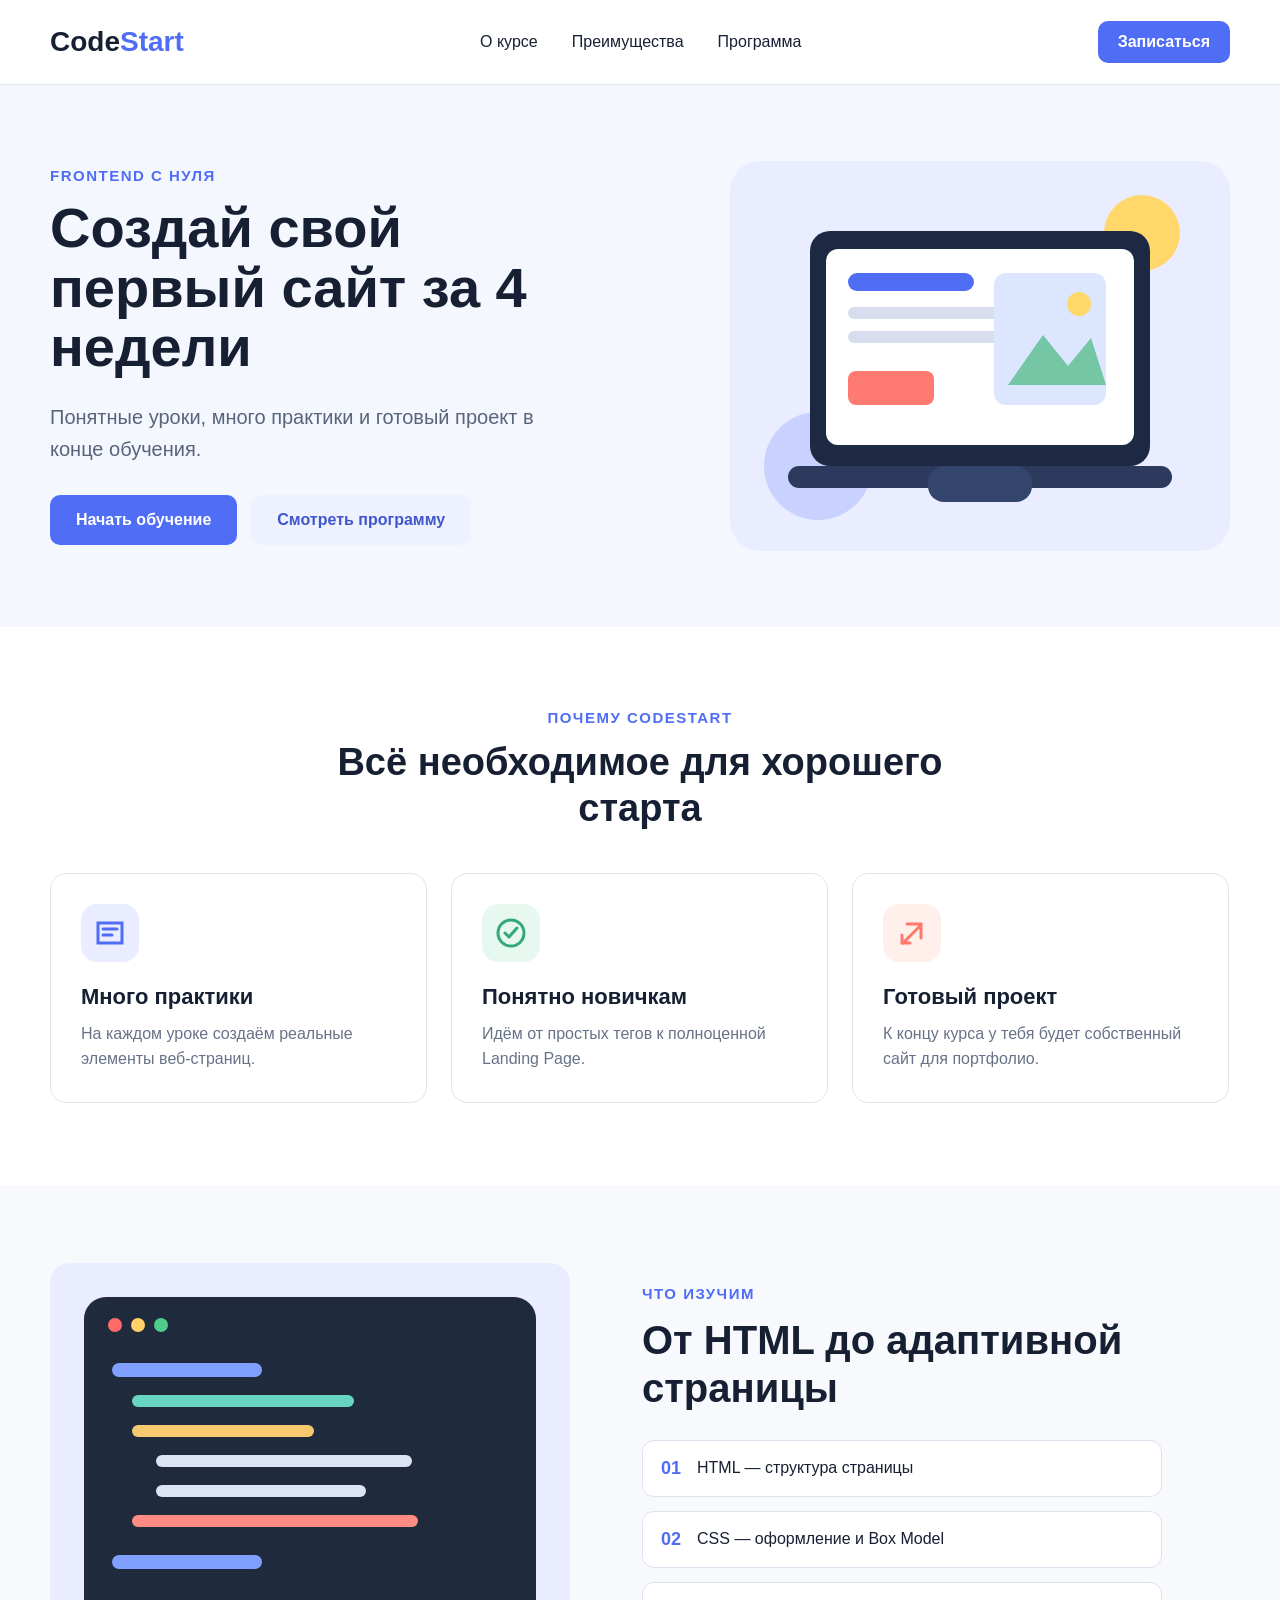
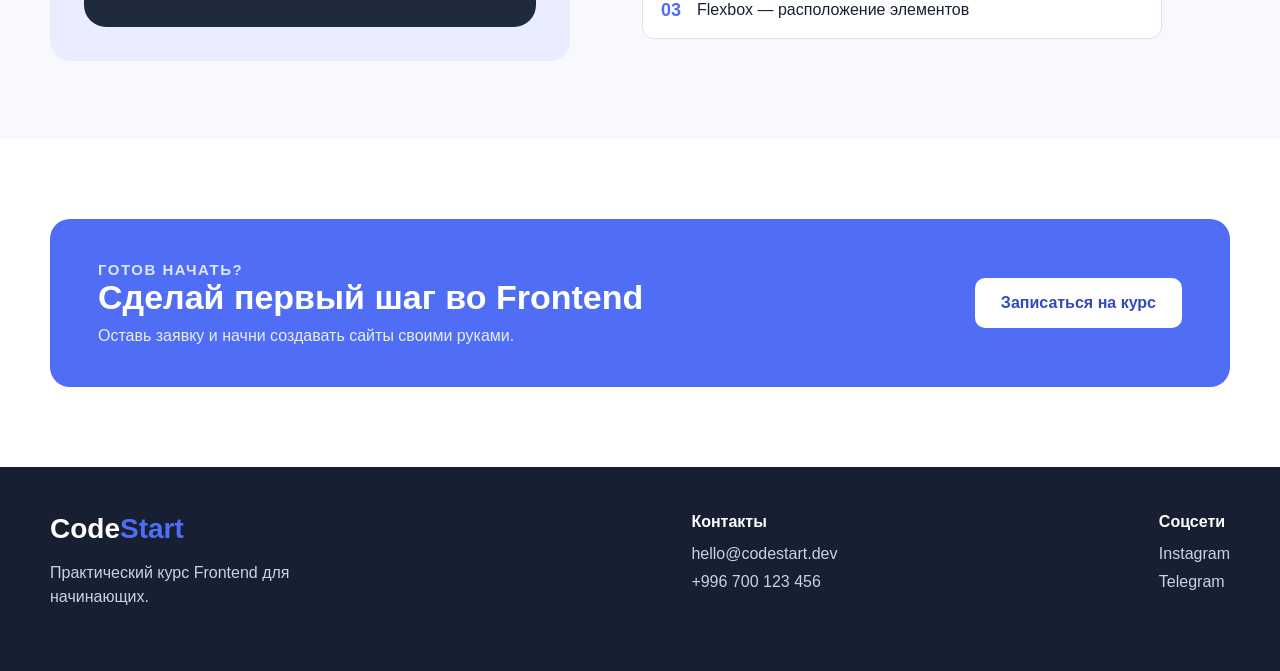
<file: DZ_7_8IlN9dc/DZ_7/index.html>
<!DOCTYPE html>
<html lang="ru">
<head>
  <meta charset="UTF-8">
  <meta name="viewport" content="width=device-width, initial-scale=1.0">
  <title>CodeStart — курс Frontend</title>
  <link rel="stylesheet" href="css/style.css">
</head>
<body>
 <header class="header">
    <div class="container header__inner">
      <a class="logo" href="#">Code<span>Start</span></a>
      <nav class="nav">
        <a href="#about">О курсе</a>
        <a href="#benefits">Преимущества</a>
        <a href="#program">Программа</a>
      </nav>
      <a class="app button button--small" href="#signup">Записаться</a>
      <button class="burger">
        <img src="assets/burger-menu.svg" alt="burger">
      </button>
    </div>
  </header>

  <main>
    <section class="hero" id="about">
      <div class="container hero__inner">
        <div class="hero__content">
          <p class="eyebrow">Frontend с нуля</p>
          <h1>Создай свой первый сайт <span class="accent">за 4 недели</span></h1>
          <p class="hero__text">Понятные уроки, много практики и готовый проект в конце обучения.</p>
          <div class="hero__actions">
            <a class="button" href="#signup">Начать обучение</a>
            <a class="button button--light" href="#program">Смотреть программу</a>
          </div>
        </div>
        <img class="hero__image" src="assets/hero.svg" alt="Ноутбук с веб-страницей">
      </div>
    </section>

    <section class="benefits" id="benefits">
      <div class="container">
        <p class="eyebrow eyebrow--center">Почему CodeStart</p>
        <h2 class="section-title">Всё необходимое для хорошего старта</h2>
        <div class="benefits__list">
          <article class="card">
            <img src="assets/icon-practice.svg" alt="Иконка практики">
            <h3>Много практики</h3>
            <p>На каждом уроке создаём реальные элементы веб-страниц.</p>
          </article>
          <article class="card">
            <img src="assets/icon-simple.svg" alt="Иконка простого обучения">
            <h3>Понятно новичкам</h3>
            <p>Идём от простых тегов к полноценной Landing Page.</p>
          </article>
          <article class="card">
            <img src="assets/icon-project.svg" alt="Иконка проекта">
            <h3>Готовый проект</h3>
            <p>К концу курса у тебя будет собственный сайт для портфолио.</p>
          </article>
        </div>
      </div>
    </section>

    <section class="program" id="program">
      <div class="container program__inner">
        <div class="program__image-wrap">
          <img class="program__image" src="assets/code.svg" alt="Пример кода на экране">
        </div>
        <div class="program__content">
          <p class="eyebrow">Что изучим</p>
          <h2>От HTML до адаптивной страницы</h2>
          <div class="program__items">
            <div class="program__item"><strong>01</strong><span>HTML — структура страницы</span></div>
            <div class="program__item"><strong>02</strong><span>CSS — оформление и Box Model</span></div>
            <div class="program__item"><strong>03</strong><span>Flexbox — расположение элементов</span></div>
          </div>
        </div>
      </div>
    </section>

    <section class="signup" id="signup">
      <div class="container signup__box">
        <div>
          <p class="eyebrow">Готов начать?</p>
          <h2>Сделай первый шаг во Frontend</h2>
          <p>Оставь заявку и начни создавать сайты своими руками.</p>
        </div>
        <a class="button button--white" href="mailto:hello@codestart.dev">Записаться на курс</a>
      </div>
    </section>
  </main>

  <footer class="footer">
    <div class="container footer__inner">
      <div>
        <a class="logo logo--footer" href="#">Code<span>Start</span></a>
        <p>Практический курс Frontend для начинающих.</p>
      </div>
      <div class="footer__contacts">
        <strong>Контакты</strong>
        <a href="mailto:hello@codestart.dev">hello@codestart.dev</a>
        <a href="tel:+996700123456">+996 700 123 456</a>
      </div>
      <div class="footer__contacts">
        <strong>Соцсети</strong>
        <a href="#">Instagram</a>
        <a href="#">Telegram</a>
      </div>
    </div>
  </footer>
</body>
</html>
</file>
<file: DZ_7_8IlN9dc/DZ_7/css/style.css>
:root {
  --color-primary: #4f6df5;
  --color-primary-hover: #4057ca;
  --color-primary-dark: #3349bd;
  --color-primary-soft: #eef1ff;
  --color-primary-pale: #e9edff;
  --color-background: #ffffff;
  --color-background-hero: #f5f7ff;
  --color-background-section: #f8f9fc;
  --color-text: #172033;
  --color-text-muted: #59647a;
  --color-text-subtle: #687287;
  --color-text-footer: #cbd2df;
  --color-text-on-primary: #ffffff;
  --color-text-on-primary-soft: #dfe5ff;
  --color-text-on-primary-pale: #e9edff;
  --color-border: #e5e9f2;
  --color-border-card: #dfe4ef;
  --color-border-program: #dde2ef;
  --color-footer: #172033;
  --color-focus: #4f6df5;
  --color-link-footer-hover: #ffffff;
  --color-overlay-light: rgba(255, 255, 255, 0.18);
  --shadow-app-button: 0 6px 18px rgba(23, 32, 51, 0.25);
  --color-primary-footer-hover: #8fa2ff;
  --shadow-button-hover: 0 6px 16px rgba(79, 109, 245, 0.25);
}

* {
  box-sizing: border-box;
}
html {
  scroll-behavior: smooth;
}
body {
  margin: 0;
  min-width: 1240px;
  font-family: Arial, Helvetica, sans-serif;
  color: var(--color-text);
  background-color: var(--color-background);
}
a {
  color: inherit;
  text-decoration: none;
  transition: color 180ms ease;
}
a:hover {
  color: var(--color-primary-hover);
}
img {
  display: block;
}
.container {
  width: 1180px;
  margin: 0 auto;
}
.header {
  border-bottom: 1px solid var(--color-border);
  background-color: var(--color-background);
}
.header__inner {
  height: 84px;
  display: flex;
  align-items: center;
  justify-content: space-between;
  gap: 36px;
}
.logo {
  font-size: 28px;
  font-weight: 800;
  color: var(--color-text);
}
.logo span {
  color: var(--color-primary);
}
.logo:hover span {
  color: var(--color-primary-hover);
}
a:focus-visible {
  outline: 3px solid var(--color-focus);
  outline-offset: 3px;
  border-radius: 4px;
}
.nav {
  display: flex;
  align-items: center;
  gap: 34px;
  font-size: 16px;
}
@media (max-width: 768px) {
  .nav {
    display: none;
  }
}
.button {
  display: inline-block;
  padding: 16px 26px;
  border-radius: 10px;
  background-color: var(--color-primary);
  color: var(--color-text-on-primary);
  font-weight: 700;
  text-align: center;
  transition: color 180ms ease, background-color 180ms ease, box-shadow 180ms ease, transform 180ms ease;
}
.button:hover {
  background-color: var(--color-primary-hover);
  color: var(--color-text-on-primary);
  box-shadow: var(--shadow-button-hover);
}
.button:active {
  transform: scale(0.98);
  box-shadow: none;
}
.button:focus-visible,
.burger:focus-visible {
  outline: 3px solid var(--color-focus);
  outline-offset: 3px;
}
.button--small {
  padding: 12px 20px;
}
.button--light {
  background-color: var(--color-primary-soft);
  color: var(--color-primary-hover);
}
.button--light:hover {
  background-color: var(--color-primary);
  color: var(--color-text-on-primary);
}
.button--white {
  background-color: var(--color-background);
  color: var(--color-primary-dark);
}
.button--white:hover {
  background-color: var(--color-primary-soft);
  color: var(--color-primary-dark);
}
.hero {
  background-color: var(--color-background-hero);
  padding: 76px 0;
}
.hero__inner {
  display: flex;
  align-items: center;
  justify-content: space-between;
  gap: 70px;
}
@media (max-width: 1024px) {
  .hero__inner {
    flex-direction: column;
  }
}
.hero__content {
  width: 535px;
}
.eyebrow {
  margin: 0 0 14px;
  color: var(--color-primary);
  font-size: 15px;
  font-weight: 800;
  text-transform: uppercase;
  letter-spacing: 1.5px;
}
.eyebrow--center {
  text-align: center;
}
h1 {
  margin: 0;
  font-size: 56px;
  line-height: 1.06;
}
.hero__text {
  margin: 24px 0 30px;
  font-size: 20px;
  line-height: 1.6;
  color: var(--color-text-muted);
}
.hero__actions {
  display: flex;
  gap: 14px;
}
@media (max-width: 768px) {
  .hero__actions {
    display: block;
  }
}
.hero__image {
  width: 500px;
  height: 390px;
}
.benefits {
  padding: 82px 0;
}
.section-title {
  margin: 0 auto 42px;
  max-width: 700px;
  text-align: center;
  font-size: 38px;
  line-height: 1.2;
}
.benefits__list {
  display: flex;
  gap: 24px;
}
.card {
  width: 377px;
  padding: 30px;
  border: 1px solid var(--color-border-card);
  border-radius: 16px;
  background-color: var(--color-background);
}
.card img {
  width: 58px;
  height: 58px;
  margin-bottom: 22px;
}
.card h3 {
  margin: 0 0 12px;
  font-size: 22px;
}
.card p {
  margin: 0;
  color: var(--color-text-subtle);
  line-height: 1.55;
}
.program {
  padding: 78px 0;
  background-color: var(--color-background-section);
}
.program__inner {
  display: flex;
  align-items: center;
  gap: 72px;
}
.program__image-wrap {
  width: 520px;
  padding: 34px;
  border-radius: 20px;
  background-color: var(--color-primary-pale);
}
.program__image {
  width: 452px;
  height: 330px;
}
.program__content {
  width: 520px;
}
.program__content h2 {
  margin: 0 0 28px;
  font-size: 40px;
  line-height: 1.2;
}
.program__items {
  display: flex;
  flex-direction: column;
  gap: 14px;
}
.program__item {
  display: flex;
  align-items: center;
  gap: 16px;
  padding: 17px 18px;
  border: 1px solid var(--color-border-program);
  border-radius: 12px;
  background-color: var(--color-background);
}
.program__item strong {
  color: var(--color-primary);
  font-size: 18px;
}
.signup {
  padding: 80px 0;
}
.signup__box {
  display: flex;
  align-items: center;
  justify-content: space-between;
  gap: 60px;
  padding: 42px 48px;
  border-radius: 20px;
  background-color: var(--color-primary);
  color: var(--color-text-on-primary);
}
.signup__box .eyebrow {
  color: var(--color-text-on-primary-soft);
}
.signup__box h2 {
  margin: 0 0 10px;
  font-size: 34px;
}
.signup__box p {
  margin: 0;
  color: var(--color-text-on-primary-pale);
}
.footer {
  padding: 46px 0;
  background-color: var(--color-footer);
  color: var(--color-text-footer);
}
.footer__inner {
  display: flex;
  justify-content: space-between;
  gap: 80px;
}
.logo--footer {
  color: var(--color-text-on-primary);
}
.logo--footer:hover {
  color: var(--color-text-on-primary);
}
.logo--footer:hover span {
  color: var(--color-primary-footer-hover);
}
.footer a:hover {
  color: var(--color-link-footer-hover);
}
.footer p {
  width: 320px;
  line-height: 1.5;
}
.footer__contacts {
  display: flex;
  flex-direction: column;
  gap: 10px;
}
.footer__contacts strong {
  color: var(--color-text-on-primary);
  margin-bottom: 4px;
}
.burger {
  padding: 0;
  border-radius: 8px;
  height: 42px;
  background: none;
  border: none;
  display: none;
  cursor: pointer;
  transition: background-color 180ms ease, transform 180ms ease;
}
.burger:hover {
  background-color: var(--color-primary-soft);
}
.burger:active {
  transform: scale(0.96);
}
@media (max-width: 768px) {
  .burger {
    display: block;
  }
}
.burger img {
  width: 38px;
}
@media (max-width: 768px) {
  .app {
    position: fixed;
    bottom: 10px;
    right: 20px;
  }
}
.accent {
  color: inherit;
}
@media (max-width: 1240px) {
  body {
    min-width: 0;
  }
  .container {
    width: 100%;
    max-width: 1180px;
    padding: 0 24px;
  }
}
@media (max-width: 1024px) {
  .hero {
    padding: 56px 0;
  }
  .hero__inner {
    align-items: flex-start;
    gap: 40px;
  }
  .hero__content {
    width: 100%;
    max-width: 600px;
  }
  .hero__image {
    width: 100%;
    max-width: 500px;
    height: auto;
  }
  .benefits__list {
    flex-wrap: wrap;
  }
  .card {
    flex: 1 1 260px;
    width: auto;
  }
  .program__inner {
    flex-direction: column;
    align-items: stretch;
    gap: 40px;
  }
  .program__image-wrap,
  .program__content {
    width: 100%;
  }
  .program__image {
    width: 100%;
    max-width: 452px;
    height: auto;
    margin: 0 auto;
  }
  .signup__box {
    gap: 32px;
  }
  .footer__inner {
    flex-wrap: wrap;
    gap: 40px;
  }
}
@media (max-width: 768px) {
  .container {
    padding: 0 20px;
  }
  .header__inner {
    height: 64px;
    gap: 16px;
  }
  .logo {
    font-size: 24px;
  }
  .app {
    z-index: 10;
    box-shadow: var(--shadow-app-button);
  }
  .eyebrow {
    display: inline-block;
    margin-bottom: 12px;
    padding: 5px 12px;
    border-radius: 999px;
    background-color: var(--color-primary-soft);
    font-size: 13px;
    font-weight: 400;
    letter-spacing: 0;
    text-transform: none;
  }
  .eyebrow--center,
  .program__content .eyebrow {
    display: none;
  }
  .hero {
    padding: 24px 0 32px;
  }
  .hero__inner {
    gap: 28px;
  }
  h1 {
    font-size: 34px;
    line-height: 1.1;
  }
  .accent {
    display: block;
    color: var(--color-primary);
  }
  .hero__text {
    margin: 16px 0 22px;
    font-size: 17px;
    line-height: 1.45;
  }
  .hero__actions {
    display: flex;
    flex-direction: column;
    gap: 10px;
  }
  .hero__actions .button {
    width: 100%;
    padding: 14px 20px;
  }
  .hero__image {
    max-width: 100%;
  }
  .benefits {
    padding: 36px 0;
  }
  .section-title {
    margin-bottom: 20px;
    max-width: 100%;
    font-size: 26px;
  }
  .benefits__list {
    flex-direction: column;
    gap: 12px;
  }
  .card {
    flex: none;
    width: 100%;
    display: grid;
    grid-template-columns: 58px 1fr;
    column-gap: 16px;
    align-items: start;
    padding: 14px;
    border-radius: 12px;
  }
  .card img {
    grid-row: 1 / span 2;
    margin-bottom: 0;
  }
  .card h3 {
    margin-bottom: 6px;
    font-size: 18px;
  }
  .card p {
    font-size: 15px;
    line-height: 1.4;
  }
  .program {
    padding: 36px 0;
  }
  .program__inner {
    gap: 24px;
  }
  .program__image-wrap {
    padding: 0;
    background-color: transparent;
  }
  .program__image {
    max-width: 100%;
  }
  .program__content h2 {
    margin-bottom: 18px;
    font-size: 26px;
  }
  .program__items {
    gap: 10px;
  }
  .program__item {
    padding: 12px 14px;
    gap: 14px;
  }
  .program__item strong {
    font-size: 16px;
  }
  .signup {
    padding: 0;
  }
  .signup__box {
    flex-direction: column;
    align-items: stretch;
    gap: 20px;
    padding: 28px 20px;
    border-radius: 0;
  }
  .signup__box .eyebrow {
    background-color: var(--color-overlay-light);
  }
  .signup__box h2 {
    font-size: 26px;
    line-height: 1.2;
  }
  .signup__box .button {
    width: 100%;
    padding: 14px 20px;
  }
  .footer {
    padding: 32px 0 80px;
  }
  .footer__inner {
    flex-direction: column;
    gap: 24px;
  }
  .footer p {
    width: 100%;
    max-width: 320px;
  }
}
</file>
